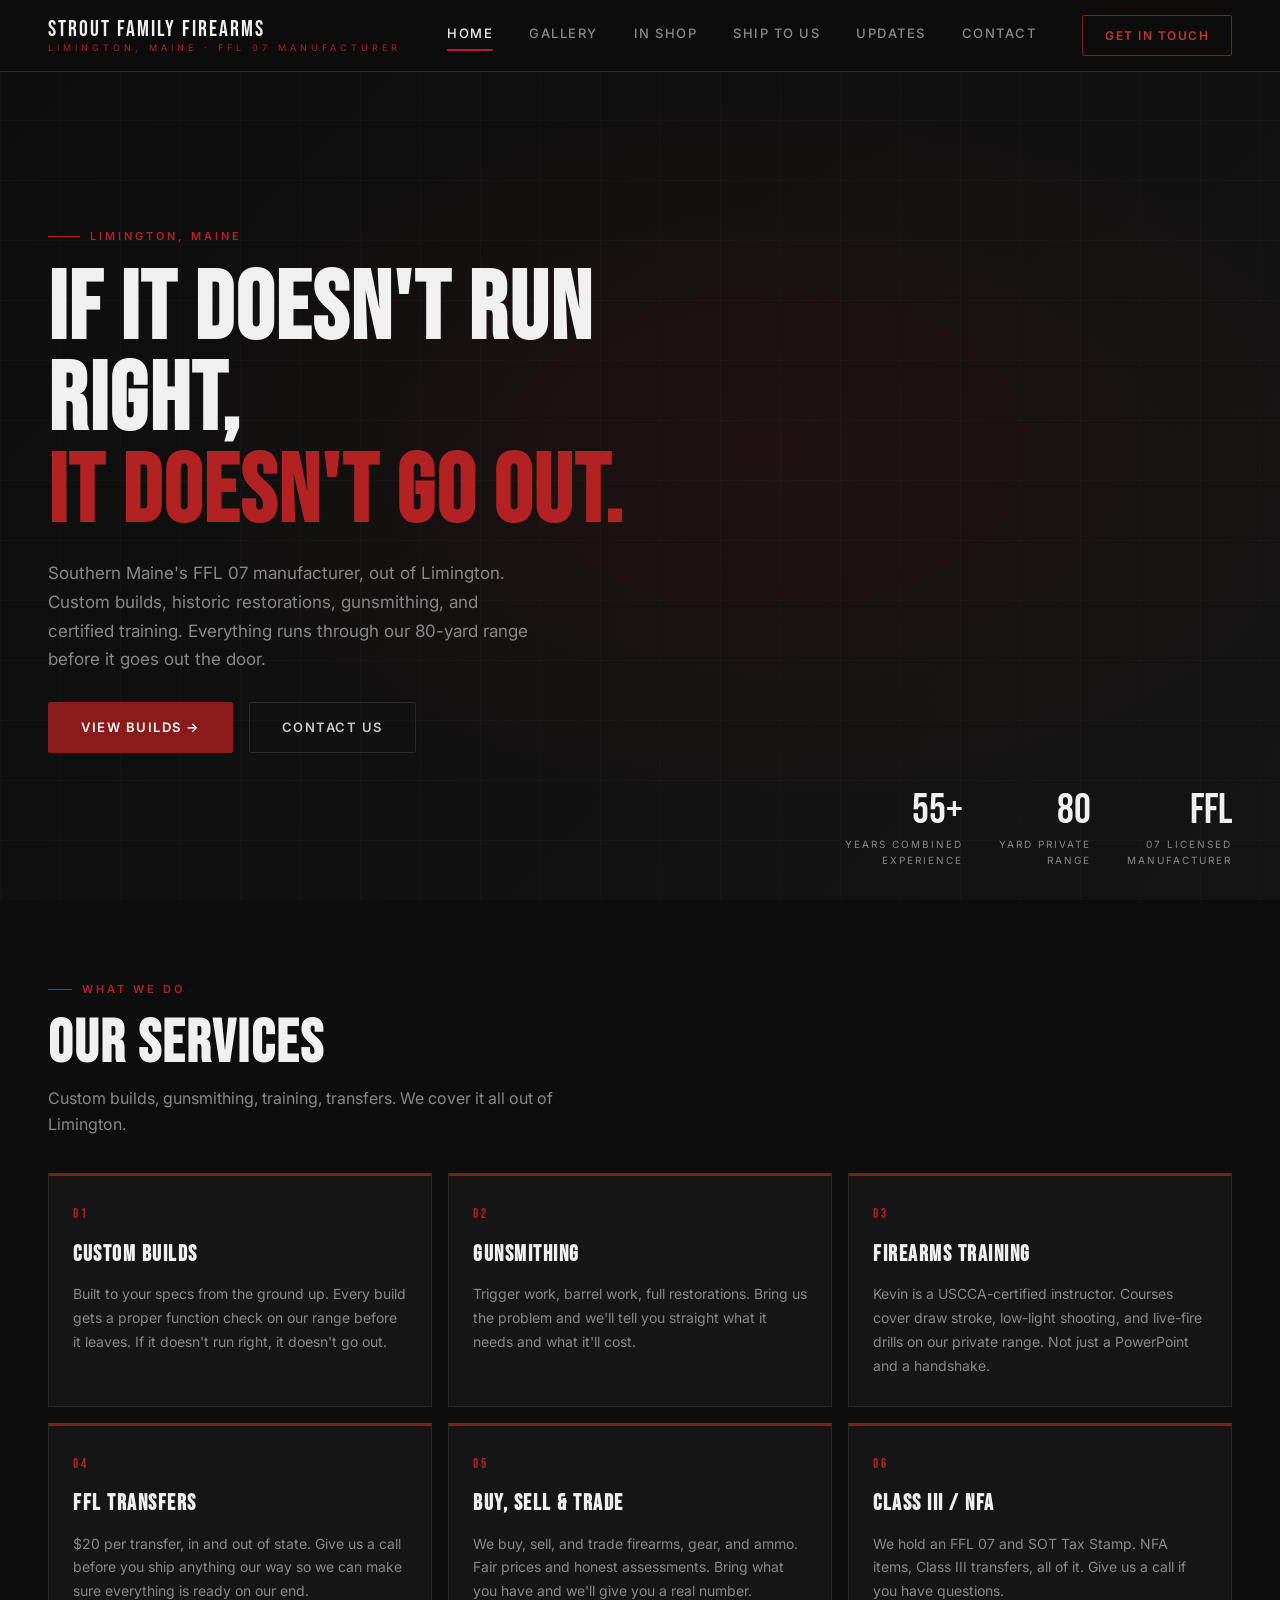
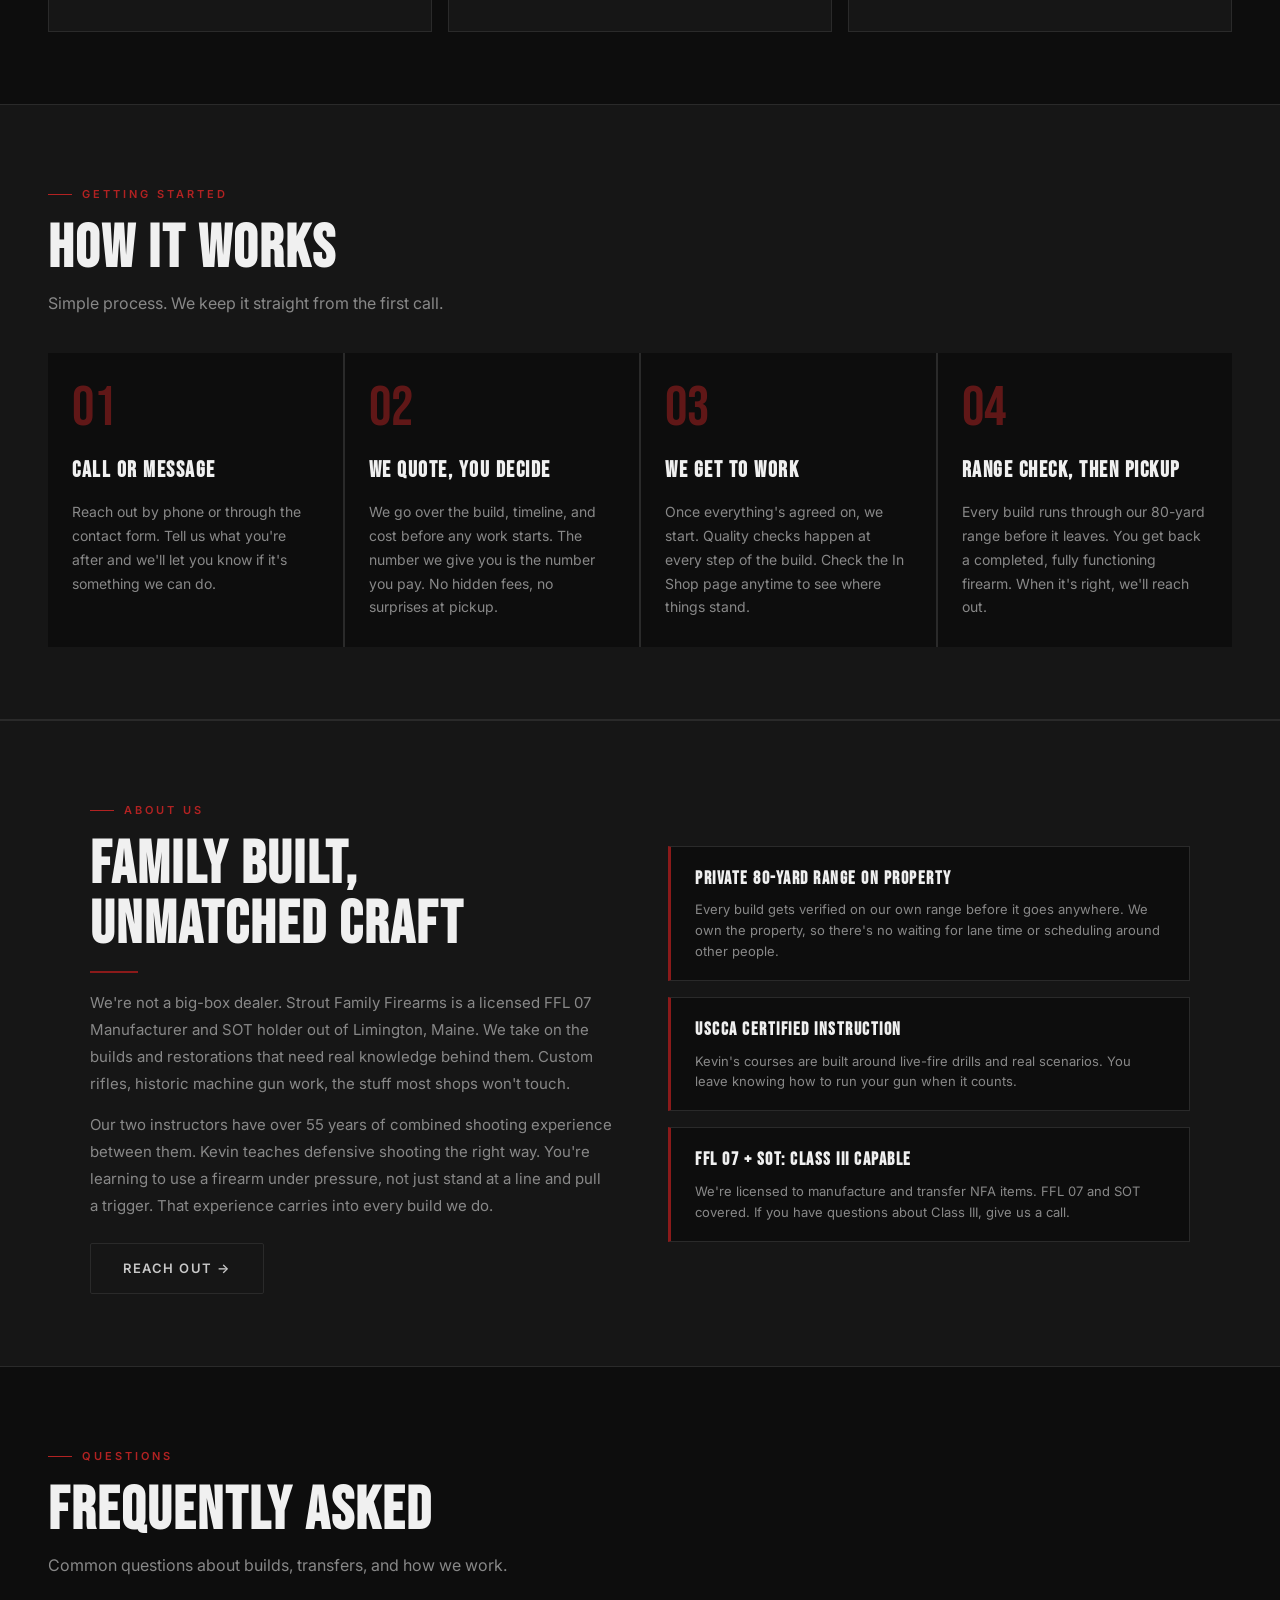
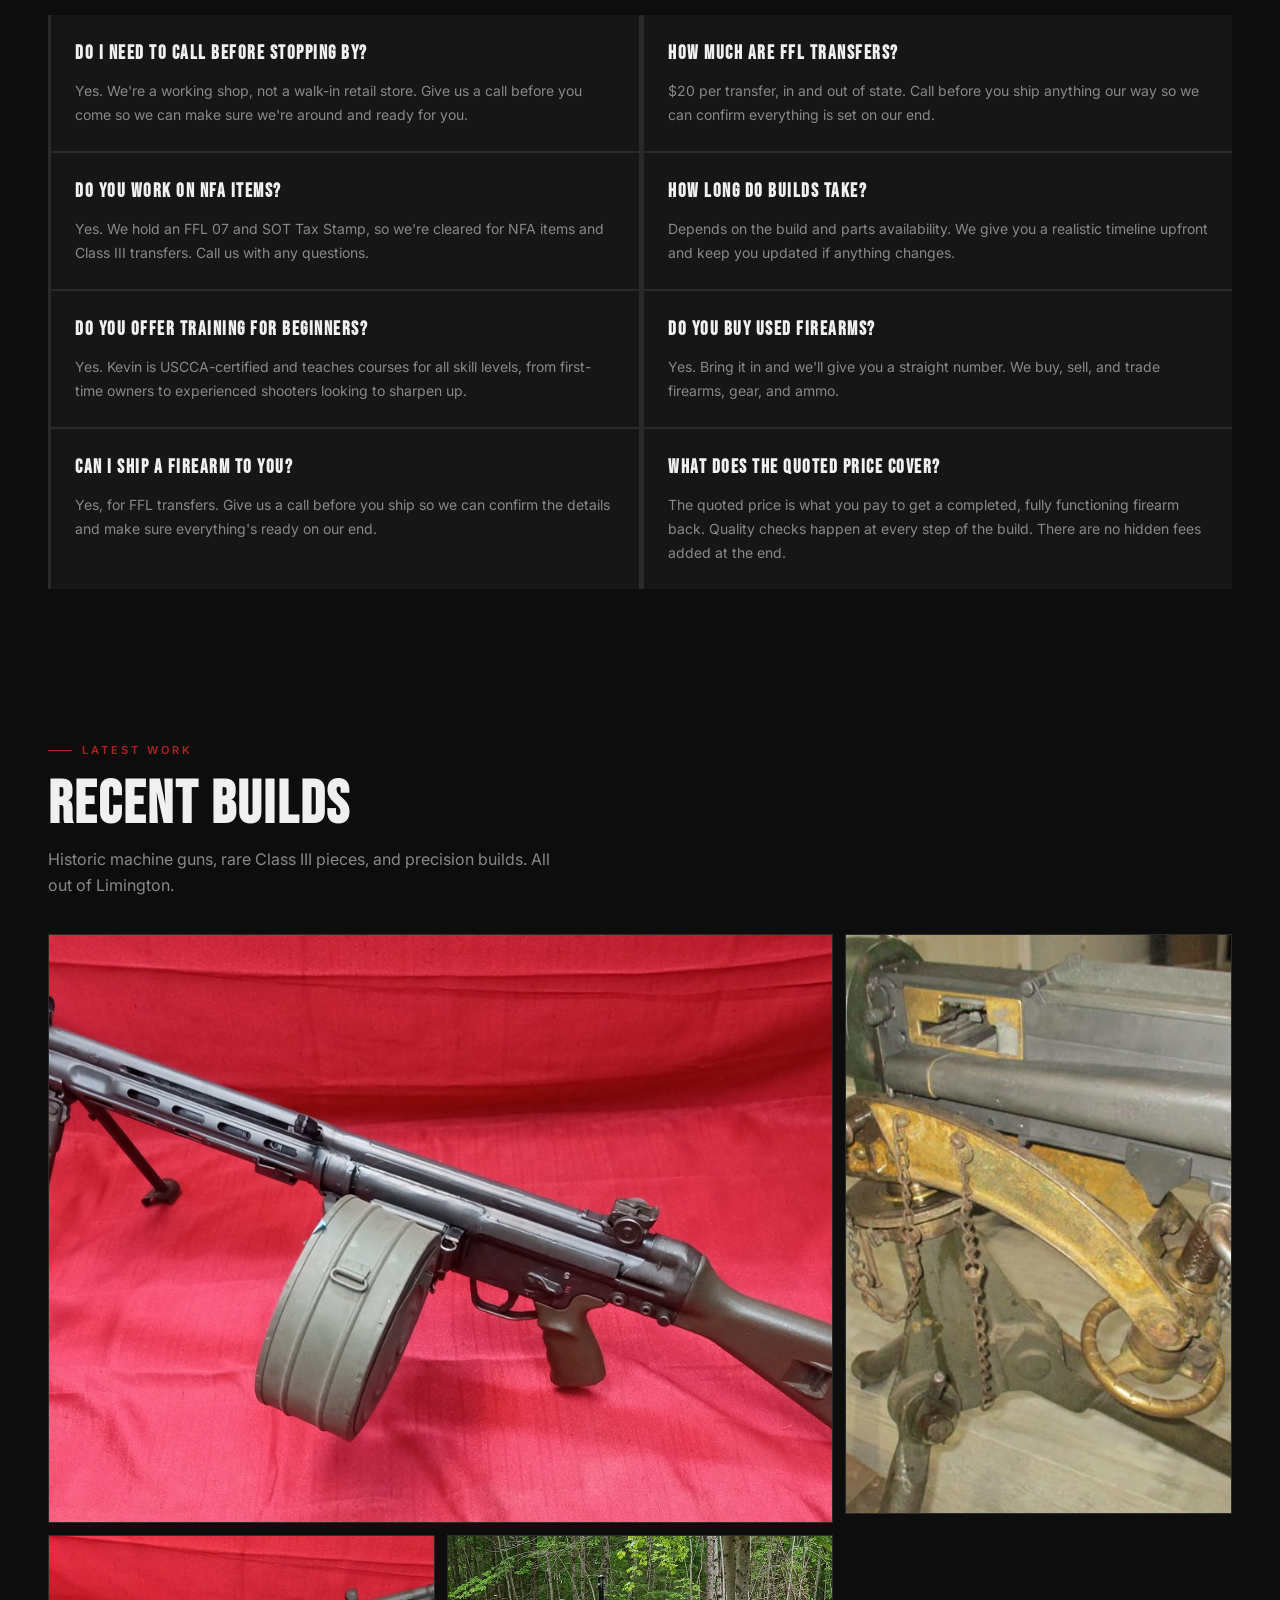
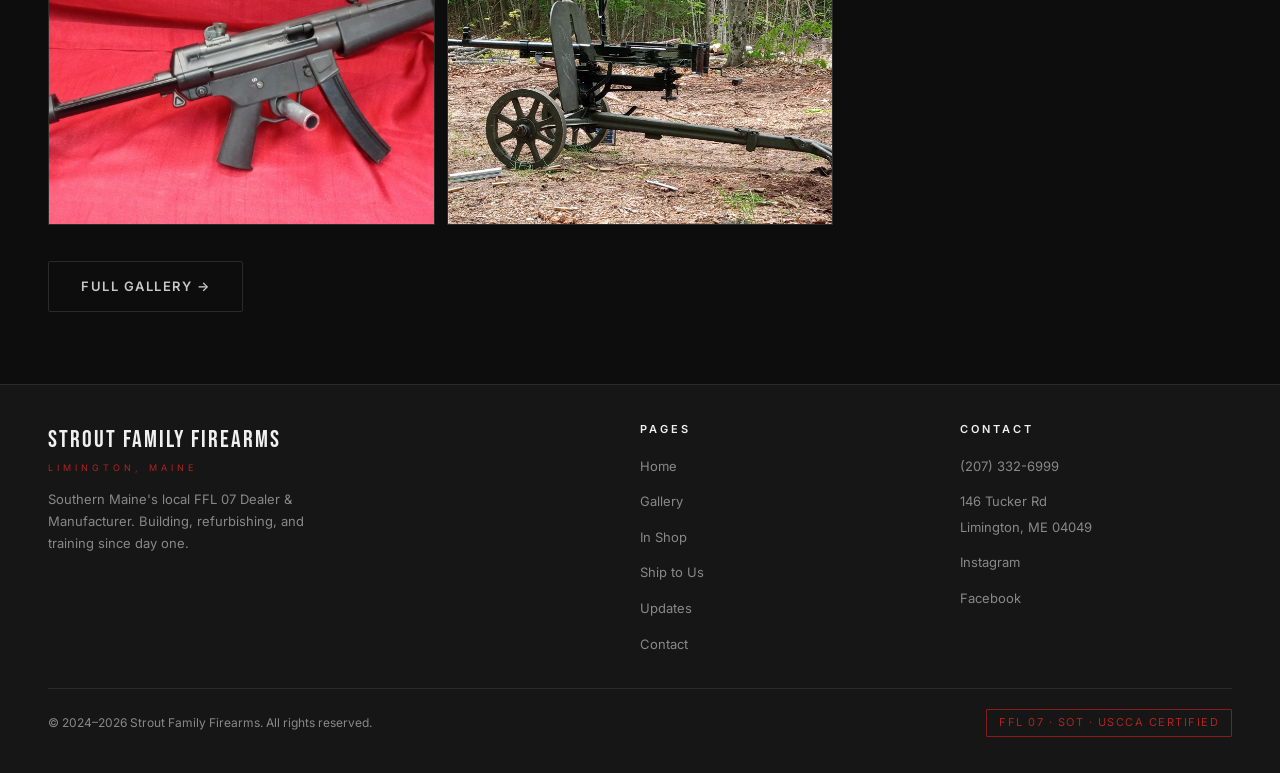
<file: index.html>
<!DOCTYPE html>
<html lang="en">
<head>
  <meta charset="UTF-8" />
  <meta name="viewport" content="width=device-width, initial-scale=1.0" />
  <link rel="icon" type="image/svg+xml" href="favicon.svg" />
  <title>Strout Family Firearms | FFL 07 Gunsmith &amp; Manufacturer | Limington, ME</title>
  <meta name="description" content="Southern Maine's FFL 07 licensed manufacturer in Limington, ME. Custom builds, Class III NFA transfers, gunsmithing, and USCCA-certified firearms training. Call (207) 332-6999." />
  <meta name="keywords" content="gunsmith Limington ME, FFL dealer Maine, custom gun builds Maine, NFA transfers Maine, Class III Maine, USCCA instructor Maine, southern Maine gunsmith, machine gun restoration Maine" />
  <meta name="robots" content="index, follow" />
  <meta property="og:title" content="Strout Family Firearms | FFL 07 Gunsmith | Limington, ME" />
  <meta property="og:description" content="Southern Maine's FFL 07 manufacturer. Custom builds, NFA transfers, gunsmithing, and USCCA-certified training out of Limington, ME." />
  <meta property="og:type" content="website" />
  <link rel="stylesheet" href="css/style.css" />
  <style>
    .process-grid {
      display: grid;
      grid-template-columns: repeat(4, 1fr);
      gap: 2px;
      background: var(--border);
      margin-top: 32px;
    }
    .process-step {
      background: var(--bg);
      padding: 28px 24px;
    }
    .process-num {
      font-family: 'Bebas Neue', sans-serif;
      font-size: 56px;
      line-height: 1;
      color: var(--red-light);
      opacity: 0.5;
      margin-bottom: 16px;
    }
    .process-step h3 {
      font-family: 'Bebas Neue', sans-serif;
      font-size: 22px;
      letter-spacing: 1.5px;
      color: var(--text);
      margin-bottom: 12px;
    }
    .process-step p { font-size: 14px; color: var(--muted); line-height: 1.7; }
    .faq-grid {
      display: grid;
      grid-template-columns: repeat(2, 1fr);
      gap: 2px;
      background: var(--border);
      margin-top: 32px;
    }
    .faq-item {
      padding: 24px;
      background: var(--surface);
      border-left: 3px solid var(--border);
      transition: border-color 0.2s;
    }
    .faq-item:hover { border-left-color: var(--red-light); }
    .faq-item h4 {
      font-family: 'Bebas Neue', sans-serif;
      font-size: 19px;
      letter-spacing: 1.5px;
      color: var(--text);
      margin-bottom: 10px;
    }
    .faq-item p { font-size: 14px; color: var(--muted); line-height: 1.7; }
    @media (max-width: 900px) {
      .process-grid { grid-template-columns: repeat(2, 1fr); }
      .faq-grid { grid-template-columns: 1fr; }
    }
    @media (max-width: 480px) {
      .process-grid { grid-template-columns: 1fr; margin-top: 28px; }
      .faq-grid { margin-top: 28px; }
      .process-step { padding: 28px 24px; }
      .faq-item { padding: 24px; }
    }
  </style>
  <script type="application/ld+json">
  {
    "@context": "https://schema.org",
    "@type": "LocalBusiness",
    "name": "Strout Family Firearms",
    "description": "FFL 07 licensed manufacturer and gunsmith in Limington, Maine. Custom builds, NFA transfers, gunsmithing, and USCCA-certified firearms training.",
    "telephone": "+12073326999",
    "address": {
      "@type": "PostalAddress",
      "streetAddress": "146 Tucker Rd",
      "addressLocality": "Limington",
      "addressRegion": "ME",
      "postalCode": "04049",
      "addressCountry": "US"
    },
    "sameAs": [
      "https://www.instagram.com/strout_family_firearms/",
      "https://www.facebook.com/p/Strout-Family-Firearms-100057304245616/"
    ]
  }
  </script>
</head>
<body>

  <!-- NAV -->
  <nav class="nav">
    <a href="index.html" class="nav-logo">
      <span class="wordmark">Strout Family Firearms</span>
      <span class="sub">Limington, Maine<span class="sub-ffl"> · FFL 07 Manufacturer</span></span>
    </a>
    <ul class="nav-links">
      <li><a href="index.html" class="active">Home</a></li>
      <li><a href="gallery.html">Gallery</a></li>
      <li><a href="inshop.html">In Shop</a></li>
      <li><a href="intake.html">Ship to Us</a></li>
      <li><a href="updates.html">Updates</a></li>
      <li><a href="contact.html">Contact</a></li>
    </ul>
    <a href="contact.html" class="nav-cta">Get In Touch</a>
    <div class="hamburger" aria-label="Menu">
      <span></span><span></span><span></span>
    </div>
  </nav>

  <!-- HERO -->
  <section class="hero">
    <div class="hero-bg"></div>
    <div class="hero-grid"></div>
    <div class="hero-content">
      <div class="hero-eyebrow">Limington, Maine</div>
      <h1>If It Doesn't Run Right,<br><span>It Doesn't Go Out.</span></h1>
      <p class="hero-desc">
        Southern Maine's FFL 07 manufacturer, out of Limington. Custom builds, historic restorations, gunsmithing, and certified training. Everything runs through our 80-yard range before it goes out the door.
      </p>
      <div class="hero-actions">
        <a href="gallery.html" class="btn-primary">View Builds &#8594;</a>
        <a href="contact.html" class="btn-secondary">Contact Us</a>
      </div>
    </div>
    <div class="hero-stats">
      <div class="stat">
        <div class="stat-num">55+</div>
        <div class="stat-label">Years Combined<br>Experience</div>
      </div>
      <div class="stat">
        <div class="stat-num">80</div>
        <div class="stat-label">Yard Private<br>Range</div>
      </div>
      <div class="stat">
        <div class="stat-num">FFL</div>
        <div class="stat-label">07 Licensed<br>Manufacturer</div>
      </div>
    </div>
  </section>

  <!-- SERVICES -->
  <section>
    <div class="section-label">What We Do</div>
    <h2 class="section-title">Our Services</h2>
    <p class="section-sub">Custom builds, gunsmithing, training, transfers. We cover it all out of Limington.</p>
    <div class="services-grid">
      <div class="service-card fade-in">
        <div class="service-num">01</div>
        <h3>Custom Builds</h3>
        <p>Built to your specs from the ground up. Every build gets a proper function check on our range before it leaves. If it doesn't run right, it doesn't go out.</p>
      </div>
      <div class="service-card fade-in">
        <div class="service-num">02</div>
        <h3>Gunsmithing</h3>
        <p>Trigger work, barrel work, full restorations. Bring us the problem and we'll tell you straight what it needs and what it'll cost.</p>
      </div>
      <div class="service-card fade-in">
        <div class="service-num">03</div>
        <h3>Firearms Training</h3>
        <p>Kevin is a USCCA-certified instructor. Courses cover draw stroke, low-light shooting, and live-fire drills on our private range. Not just a PowerPoint and a handshake.</p>
      </div>
      <div class="service-card fade-in">
        <div class="service-num">04</div>
        <h3>FFL Transfers</h3>
        <p>$20 per transfer, in and out of state. Give us a call before you ship anything our way so we can make sure everything is ready on our end.</p>
      </div>
      <div class="service-card fade-in">
        <div class="service-num">05</div>
        <h3>Buy, Sell &amp; Trade</h3>
        <p>We buy, sell, and trade firearms, gear, and ammo. Fair prices and honest assessments. Bring what you have and we'll give you a real number.</p>
      </div>
      <div class="service-card fade-in">
        <div class="service-num">06</div>
        <h3>Class III / NFA</h3>
        <p>We hold an FFL 07 and SOT Tax Stamp. NFA items, Class III transfers, all of it. Give us a call if you have questions.</p>
      </div>
    </div>
  </section>

  <!-- HOW IT WORKS -->
  <section style="background: var(--surface); border-top: 1px solid var(--border); border-bottom: 1px solid var(--border);">
    <div class="section-label">Getting Started</div>
    <h2 class="section-title">How It Works</h2>
    <p class="section-sub">Simple process. We keep it straight from the first call.</p>
    <div class="process-grid">
      <div class="process-step fade-in">
        <div class="process-num">01</div>
        <h3>Call or Message</h3>
        <p>Reach out by phone or through the contact form. Tell us what you're after and we'll let you know if it's something we can do.</p>
      </div>
      <div class="process-step fade-in">
        <div class="process-num">02</div>
        <h3>We Quote, You Decide</h3>
        <p>We go over the build, timeline, and cost before any work starts. The number we give you is the number you pay. No hidden fees, no surprises at pickup.</p>
      </div>
      <div class="process-step fade-in">
        <div class="process-num">03</div>
        <h3>We Get to Work</h3>
        <p>Once everything's agreed on, we start. Quality checks happen at every step of the build. Check the In Shop page anytime to see where things stand.</p>
      </div>
      <div class="process-step fade-in">
        <div class="process-num">04</div>
        <h3>Range Check, Then Pickup</h3>
        <p>Every build runs through our 80-yard range before it leaves. You get back a completed, fully functioning firearm. When it's right, we'll reach out.</p>
      </div>
    </div>
  </section>

  <!-- ABOUT -->
  <section class="about-strip">
    <div class="about-inner">
      <div class="about-text fade-in">
        <div class="section-label">About Us</div>
        <h2 class="section-title">Family Built,<br>Unmatched Craft</h2>
        <div class="divider"></div>
        <p>
          We're not a big-box dealer. Strout Family Firearms is a licensed FFL 07 Manufacturer and SOT holder out of Limington, Maine. We take on the builds and restorations that need real knowledge behind them. Custom rifles, historic machine gun work, the stuff most shops won't touch.
        </p>
        <p>
          Our two instructors have over 55 years of combined shooting experience between them. Kevin teaches defensive shooting the right way. You're learning to use a firearm under pressure, not just stand at a line and pull a trigger. That experience carries into every build we do.
        </p>
        <a href="contact.html" class="btn-secondary">Reach Out &#8594;</a>
      </div>
      <div class="about-callouts fade-in">
        <div class="callout">
          <h4>Private 80-Yard Range On Property</h4>
          <p>Every build gets verified on our own range before it goes anywhere. We own the property, so there's no waiting for lane time or scheduling around other people.</p>
        </div>
        <div class="callout">
          <h4>USCCA Certified Instruction</h4>
          <p>Kevin's courses are built around live-fire drills and real scenarios. You leave knowing how to run your gun when it counts.</p>
        </div>
        <div class="callout">
          <h4>FFL 07 + SOT: Class III Capable</h4>
          <p>We're licensed to manufacture and transfer NFA items. FFL 07 and SOT covered. If you have questions about Class III, give us a call.</p>
        </div>
      </div>
    </div>
  </section>

  <!-- FAQ -->
  <section>
    <div class="section-label">Questions</div>
    <h2 class="section-title">Frequently Asked</h2>
    <p class="section-sub">Common questions about builds, transfers, and how we work.</p>
    <div class="faq-grid">
      <div class="faq-item fade-in">
        <h4>Do I Need to Call Before Stopping By?</h4>
        <p>Yes. We're a working shop, not a walk-in retail store. Give us a call before you come so we can make sure we're around and ready for you.</p>
      </div>
      <div class="faq-item fade-in">
        <h4>How Much Are FFL Transfers?</h4>
        <p>$20 per transfer, in and out of state. Call before you ship anything our way so we can confirm everything is set on our end.</p>
      </div>
      <div class="faq-item fade-in">
        <h4>Do You Work on NFA Items?</h4>
        <p>Yes. We hold an FFL 07 and SOT Tax Stamp, so we're cleared for NFA items and Class III transfers. Call us with any questions.</p>
      </div>
      <div class="faq-item fade-in">
        <h4>How Long Do Builds Take?</h4>
        <p>Depends on the build and parts availability. We give you a realistic timeline upfront and keep you updated if anything changes.</p>
      </div>
      <div class="faq-item fade-in">
        <h4>Do You Offer Training for Beginners?</h4>
        <p>Yes. Kevin is USCCA-certified and teaches courses for all skill levels, from first-time owners to experienced shooters looking to sharpen up.</p>
      </div>
      <div class="faq-item fade-in">
        <h4>Do You Buy Used Firearms?</h4>
        <p>Yes. Bring it in and we'll give you a straight number. We buy, sell, and trade firearms, gear, and ammo.</p>
      </div>
      <div class="faq-item fade-in">
        <h4>Can I Ship a Firearm to You?</h4>
        <p>Yes, for FFL transfers. Give us a call before you ship so we can confirm the details and make sure everything's ready on our end.</p>
      </div>
      <div class="faq-item fade-in">
        <h4>What Does the Quoted Price Cover?</h4>
        <p>The quoted price is what you pay to get a completed, fully functioning firearm back. Quality checks happen at every step of the build. There are no hidden fees added at the end.</p>
      </div>
    </div>
  </section>

  <!-- RECENT BUILDS PREVIEW -->
  <section>
    <div class="section-label">Latest Work</div>
    <h2 class="section-title">Recent Builds</h2>
    <p class="section-sub">Historic machine guns, rare Class III pieces, and precision builds. All out of Limington.</p>
    <div class="gallery-grid" style="margin-bottom: 36px;">
      <div class="gallery-item wide fade-in" data-title="HK21 - Left Side, Drum Mag" data-sub="7.62×51 NATO · Light Machine Gun" data-src="images/HK21/Benny-HK21-left-feed-drum.jpg">
        <div class="gallery-item-inner">
          <img src="images/HK21/Benny-HK21-left-feed-drum.jpg" alt="HK21 with drum magazine" loading="lazy" />
        </div>
        <div class="gallery-overlay">
          <div class="gallery-overlay-text">
            <span>LMG · 7.62×51 NATO</span>
            <h4>Heckler &amp; Koch HK21</h4>
          </div>
        </div>
      </div>
      <div class="gallery-item tall fade-in" data-title="Vickers - Traversing Gear" data-sub=".303 British · Water-Cooled HMG" data-src="images/Vickers/448768198_966090905311042_1663343854101752196_n.jpg">
        <div class="gallery-item-inner">
          <img src="images/Vickers/448768198_966090905311042_1663343854101752196_n.jpg" alt="Vickers machine gun traversing mechanism" loading="lazy" style="height:100%;object-fit:cover;" />
        </div>
        <div class="gallery-overlay">
          <div class="gallery-overlay-text">
            <span>HMG · .303 British</span>
            <h4>Vickers Machine Gun</h4>
          </div>
        </div>
      </div>
      <div class="gallery-item fade-in" data-title="MP5 - Stock Extended" data-sub="9mm · Submachine Gun" data-src="images/MP5/1000001364.jpg">
        <div class="gallery-item-inner">
          <img src="images/MP5/1000001364.jpg" alt="MP5 with stock extended" loading="lazy" />
        </div>
        <div class="gallery-overlay">
          <div class="gallery-overlay-text">
            <span>SMG · 9mm</span>
            <h4>Heckler &amp; Koch MP5</h4>
          </div>
        </div>
      </div>
      <div class="gallery-item fade-in" data-title="SG-43 - On Sokolov Cart" data-sub="7.62×54mmR · Soviet Medium Machine Gun" data-src="images/SG-43/SG-43-on-cart.jpg">
        <div class="gallery-item-inner">
          <img src="images/SG-43/SG-43-on-cart.jpg" alt="Soviet SG-43 on wheeled Sokolov mount" loading="lazy" />
        </div>
        <div class="gallery-overlay">
          <div class="gallery-overlay-text">
            <span>MMG · 7.62×54mmR</span>
            <h4>Soviet SG-43 Goryunov</h4>
          </div>
        </div>
      </div>
    </div>
    <a href="gallery.html" class="btn-secondary">Full Gallery &#8594;</a>
  </section>

  <!-- FOOTER -->
  <footer>
    <div class="footer-inner">
      <div class="footer-brand">
        <div class="wordmark">Strout Family Firearms</div>
        <div class="sub">Limington, Maine</div>
        <p>Southern Maine's local FFL 07 Dealer &amp; Manufacturer. Building, refurbishing, and training since day one.</p>
      </div>
      <div class="footer-col">
        <h5>Pages</h5>
        <ul>
          <li><a href="index.html">Home</a></li>
          <li><a href="gallery.html">Gallery</a></li>
          <li><a href="inshop.html">In Shop</a></li>
          <li><a href="intake.html">Ship to Us</a></li>
          <li><a href="updates.html">Updates</a></li>
          <li><a href="contact.html">Contact</a></li>
        </ul>
      </div>
      <div class="footer-col">
        <h5>Contact</h5>
        <ul>
          <li><a href="tel:2073326999">(207) 332-6999</a></li>
          <li><a href="https://maps.google.com/?q=146+Tucker+Rd+Limington+ME+04049" target="_blank">146 Tucker Rd<br>Limington, ME 04049</a></li>
          <li><a href="https://www.instagram.com/strout_family_firearms/" target="_blank">Instagram</a></li>
          <li><a href="https://www.facebook.com/p/Strout-Family-Firearms-100057304245616/" target="_blank">Facebook</a></li>
        </ul>
      </div>
    </div>
    <div class="footer-bottom">
      <p>&copy; 2024–2026 Strout Family Firearms. All rights reserved.</p>
      <span class="ffl-badge">FFL 07 · SOT · USCCA Certified</span>
    </div>
  </footer>

  <script src="js/main.js"></script>
</body>
</html>
</file>
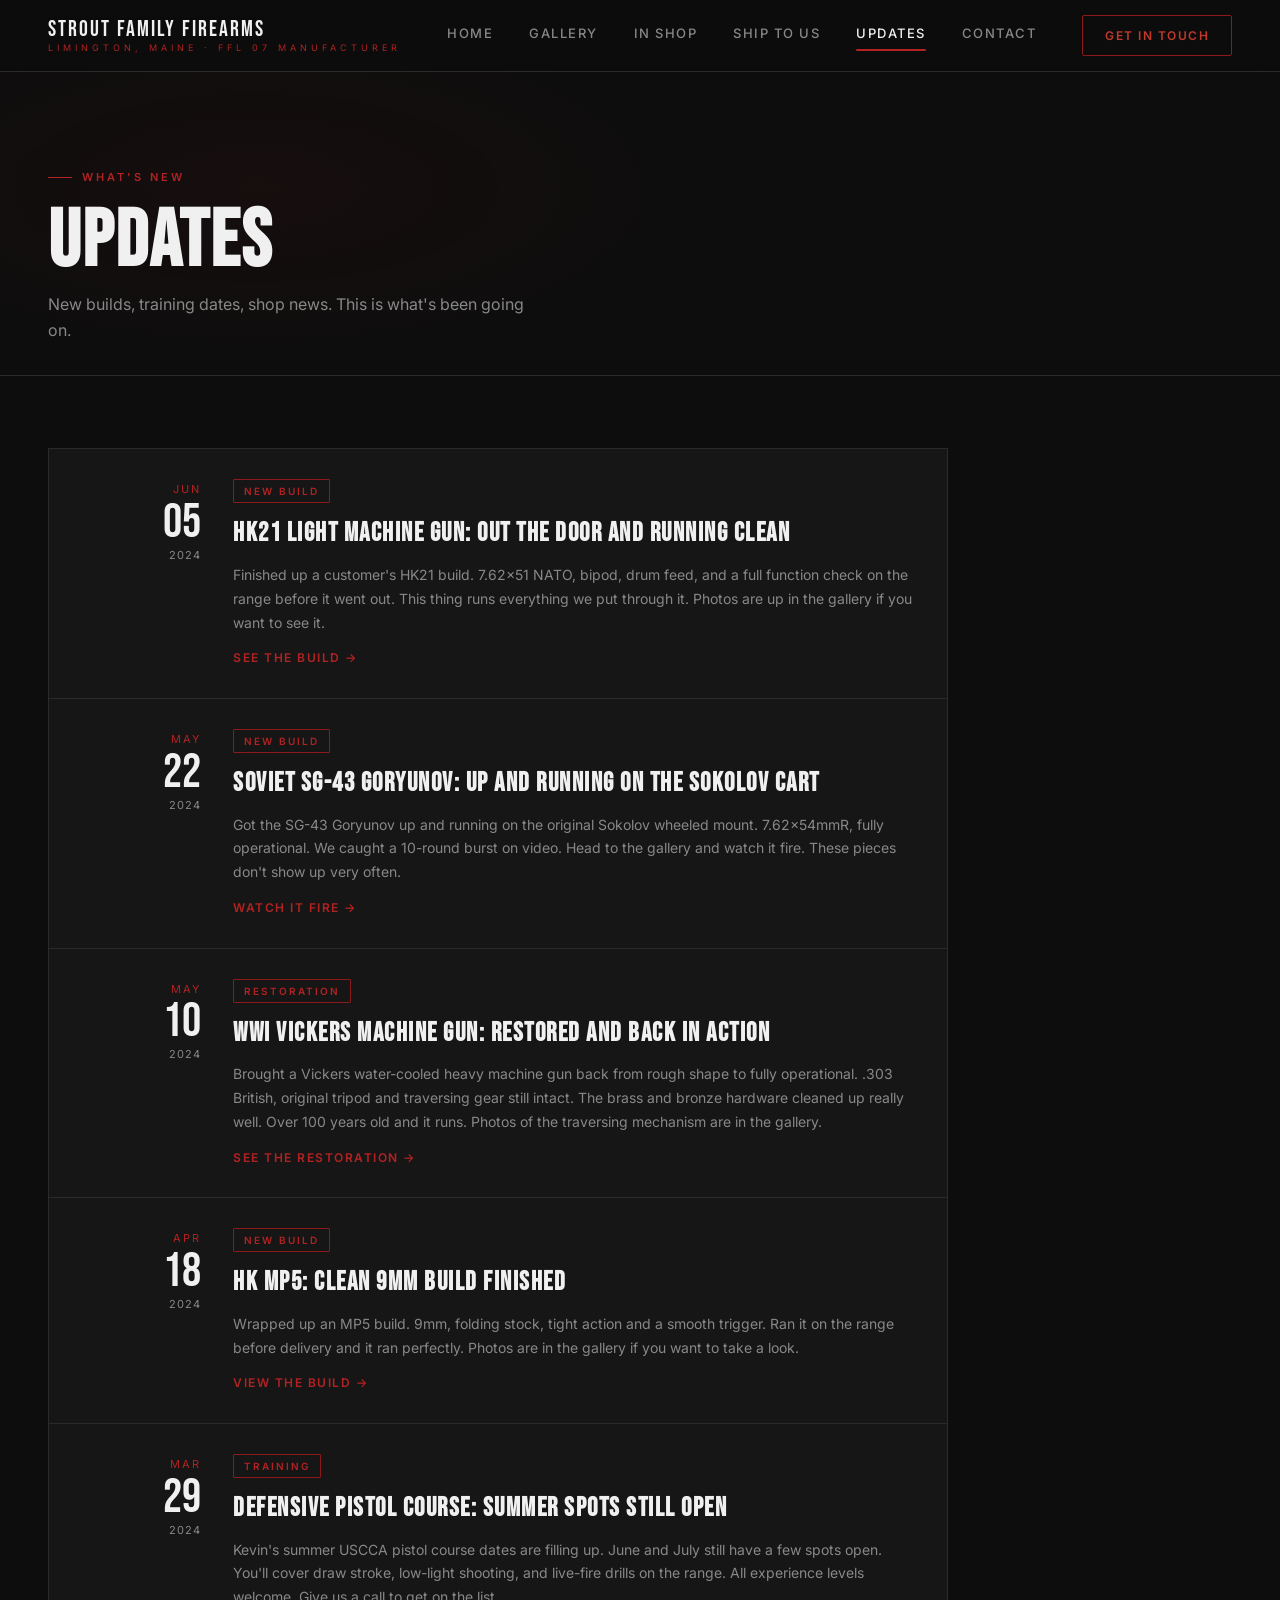
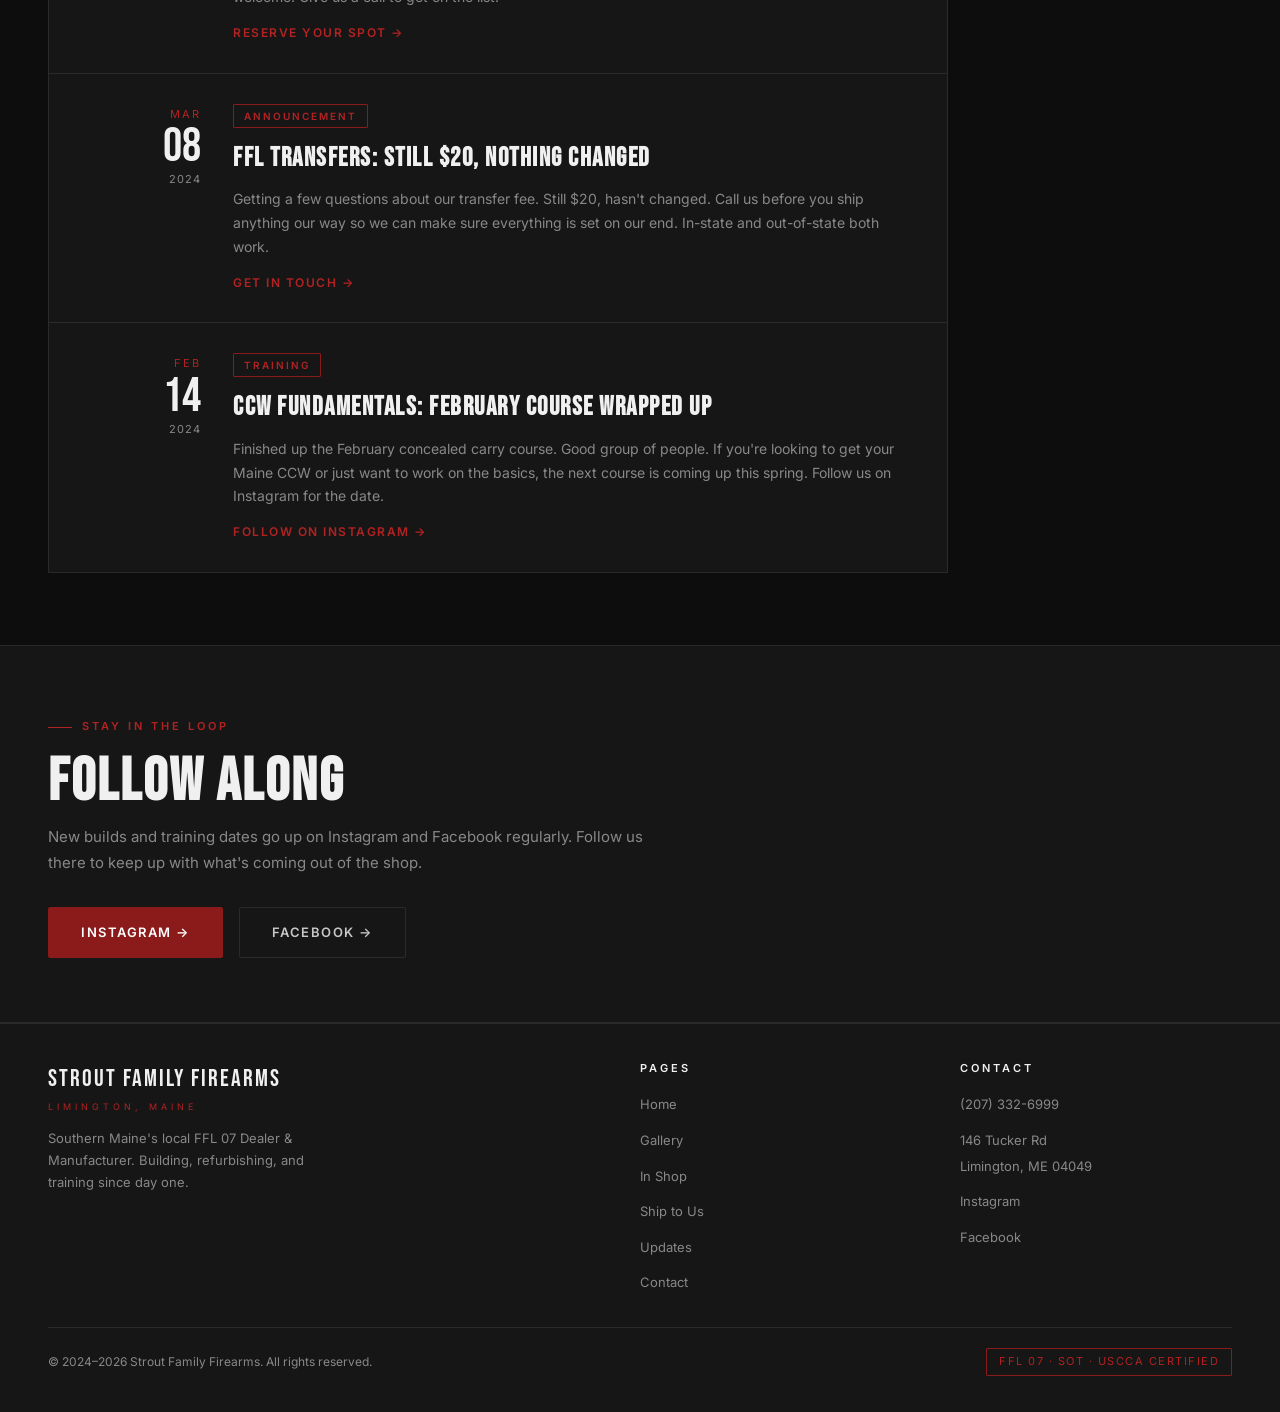
<file: updates.html>
<!DOCTYPE html>
<html lang="en">
<head>
  <meta charset="UTF-8" />
  <meta name="viewport" content="width=device-width, initial-scale=1.0" />
  <link rel="icon" type="image/svg+xml" href="favicon.svg" />
  <title>Updates | Strout Family Firearms | Limington, ME</title>
  <meta name="description" content="Latest builds, training dates, and shop news from Strout Family Firearms in Limington, Maine. New custom builds, NFA work, and USCCA training courses." />
  <meta name="keywords" content="gunsmith updates Maine, firearms training Maine, USCCA courses Maine, custom builds Maine, NFA builds Maine, Limington gunsmith news" />
  <meta name="robots" content="index, follow" />
  <meta property="og:title" content="Updates | Strout Family Firearms | Limington, ME" />
  <meta property="og:description" content="Latest builds, training dates, and shop news from Strout Family Firearms in Limington, Maine." />
  <meta property="og:type" content="website" />
  <link rel="stylesheet" href="css/style.css" />
  <script type="application/ld+json">
  {
    "@context": "https://schema.org",
    "@type": "LocalBusiness",
    "name": "Strout Family Firearms",
    "description": "FFL 07 licensed manufacturer and gunsmith in Limington, Maine. Custom builds, NFA transfers, gunsmithing, and USCCA-certified firearms training.",
    "telephone": "+12073326999",
    "address": {
      "@type": "PostalAddress",
      "streetAddress": "146 Tucker Rd",
      "addressLocality": "Limington",
      "addressRegion": "ME",
      "postalCode": "04049",
      "addressCountry": "US"
    },
    "sameAs": [
      "https://www.instagram.com/strout_family_firearms/",
      "https://www.facebook.com/p/Strout-Family-Firearms-100057304245616/"
    ]
  }
  </script>
</head>
<body>

  <!-- NAV -->
  <nav class="nav">
    <a href="index.html" class="nav-logo">
      <span class="wordmark">Strout Family Firearms</span>
      <span class="sub">Limington, Maine<span class="sub-ffl"> · FFL 07 Manufacturer</span></span>
    </a>
    <ul class="nav-links">
      <li><a href="index.html">Home</a></li>
      <li><a href="gallery.html">Gallery</a></li>
      <li><a href="inshop.html">In Shop</a></li>
      <li><a href="intake.html">Ship to Us</a></li>
      <li><a href="updates.html" class="active">Updates</a></li>
      <li><a href="contact.html">Contact</a></li>
    </ul>
    <a href="contact.html" class="nav-cta">Get In Touch</a>
    <div class="hamburger" aria-label="Menu">
      <span></span><span></span><span></span>
    </div>
  </nav>

  <!-- PAGE HEADER -->
  <div class="page-header">
    <div class="section-label">What's New</div>
    <h1>Updates</h1>
    <p>New builds, training dates, shop news. This is what's been going on.</p>
  </div>

  <!-- UPDATES -->
  <section>
    <div class="updates-list">

      <div class="update-card fade-in">
        <div class="update-date">
          <div class="month">Jun</div>
          <div class="day">05</div>
          <div class="year">2024</div>
        </div>
        <div class="update-body">
          <span class="tag">New Build</span>
          <h3>HK21 Light Machine Gun: Out the Door and Running Clean</h3>
          <p>
            Finished up a customer's HK21 build. 7.62×51 NATO, bipod, drum feed, and a full function check on the range before it went out. This thing runs everything we put through it. Photos are up in the gallery if you want to see it.
          </p>
          <a href="gallery.html" class="read-more">See the Build &#8594;</a>
        </div>
      </div>

      <div class="update-card fade-in">
        <div class="update-date">
          <div class="month">May</div>
          <div class="day">22</div>
          <div class="year">2024</div>
        </div>
        <div class="update-body">
          <span class="tag">New Build</span>
          <h3>Soviet SG-43 Goryunov: Up and Running on the Sokolov Cart</h3>
          <p>
            Got the SG-43 Goryunov up and running on the original Sokolov wheeled mount. 7.62×54mmR, fully operational. We caught a 10-round burst on video. Head to the gallery and watch it fire. These pieces don't show up very often.
          </p>
          <a href="gallery.html" class="read-more">Watch It Fire &#8594;</a>
        </div>
      </div>

      <div class="update-card fade-in">
        <div class="update-date">
          <div class="month">May</div>
          <div class="day">10</div>
          <div class="year">2024</div>
        </div>
        <div class="update-body">
          <span class="tag">Restoration</span>
          <h3>WWI Vickers Machine Gun: Restored and Back in Action</h3>
          <p>
            Brought a Vickers water-cooled heavy machine gun back from rough shape to fully operational. .303 British, original tripod and traversing gear still intact. The brass and bronze hardware cleaned up really well. Over 100 years old and it runs. Photos of the traversing mechanism are in the gallery.
          </p>
          <a href="gallery.html" class="read-more">See the Restoration &#8594;</a>
        </div>
      </div>

      <div class="update-card fade-in">
        <div class="update-date">
          <div class="month">Apr</div>
          <div class="day">18</div>
          <div class="year">2024</div>
        </div>
        <div class="update-body">
          <span class="tag">New Build</span>
          <h3>HK MP5: Clean 9mm Build Finished</h3>
          <p>
            Wrapped up an MP5 build. 9mm, folding stock, tight action and a smooth trigger. Ran it on the range before delivery and it ran perfectly. Photos are in the gallery if you want to take a look.
          </p>
          <a href="gallery.html" class="read-more">View the Build &#8594;</a>
        </div>
      </div>

      <div class="update-card fade-in">
        <div class="update-date">
          <div class="month">Mar</div>
          <div class="day">29</div>
          <div class="year">2024</div>
        </div>
        <div class="update-body">
          <span class="tag">Training</span>
          <h3>Defensive Pistol Course: Summer Spots Still Open</h3>
          <p>
            Kevin's summer USCCA pistol course dates are filling up. June and July still have a few spots open. You'll cover draw stroke, low-light shooting, and live-fire drills on the range. All experience levels welcome. Give us a call to get on the list.
          </p>
          <a href="contact.html" class="read-more">Reserve Your Spot &#8594;</a>
        </div>
      </div>

      <div class="update-card fade-in">
        <div class="update-date">
          <div class="month">Mar</div>
          <div class="day">08</div>
          <div class="year">2024</div>
        </div>
        <div class="update-body">
          <span class="tag">Announcement</span>
          <h3>FFL Transfers: Still $20, Nothing Changed</h3>
          <p>
            Getting a few questions about our transfer fee. Still $20, hasn't changed. Call us before you ship anything our way so we can make sure everything is set on our end. In-state and out-of-state both work.
          </p>
          <a href="contact.html" class="read-more">Get In Touch &#8594;</a>
        </div>
      </div>

      <div class="update-card fade-in">
        <div class="update-date">
          <div class="month">Feb</div>
          <div class="day">14</div>
          <div class="year">2024</div>
        </div>
        <div class="update-body">
          <span class="tag">Training</span>
          <h3>CCW Fundamentals: February Course Wrapped Up</h3>
          <p>
            Finished up the February concealed carry course. Good group of people. If you're looking to get your Maine CCW or just want to work on the basics, the next course is coming up this spring. Follow us on Instagram for the date.
          </p>
          <a href="https://www.instagram.com/strout_family_firearms/" class="read-more" target="_blank">Follow on Instagram &#8594;</a>
        </div>
      </div>

    </div>
  </section>

  <!-- CTA STRIP -->
  <section style="background: var(--surface); border-top: 1px solid var(--border); border-bottom: 1px solid var(--border); padding: 64px 48px;">
    <div style="max-width: 600px;">
      <div class="section-label">Stay in the Loop</div>
      <h2 class="section-title">Follow Along</h2>
      <p style="color: var(--muted); font-size: 15px; margin-bottom: 32px; line-height: 1.7;">
        New builds and training dates go up on Instagram and Facebook regularly. Follow us there to keep up with what's coming out of the shop.
      </p>
      <div style="display: flex; gap: 16px; flex-wrap: wrap;">
        <a href="https://www.instagram.com/strout_family_firearms/" target="_blank" class="btn-primary">Instagram &#8594;</a>
        <a href="https://www.facebook.com/p/Strout-Family-Firearms-100057304245616/" target="_blank" class="btn-secondary">Facebook &#8594;</a>
      </div>
    </div>
  </section>

  <!-- FOOTER -->
  <footer>
    <div class="footer-inner">
      <div class="footer-brand">
        <div class="wordmark">Strout Family Firearms</div>
        <div class="sub">Limington, Maine</div>
        <p>Southern Maine's local FFL 07 Dealer &amp; Manufacturer. Building, refurbishing, and training since day one.</p>
      </div>
      <div class="footer-col">
        <h5>Pages</h5>
        <ul>
          <li><a href="index.html">Home</a></li>
          <li><a href="gallery.html">Gallery</a></li>
          <li><a href="inshop.html">In Shop</a></li>
          <li><a href="intake.html">Ship to Us</a></li>
          <li><a href="updates.html">Updates</a></li>
          <li><a href="contact.html">Contact</a></li>
        </ul>
      </div>
      <div class="footer-col">
        <h5>Contact</h5>
        <ul>
          <li><a href="tel:2073326999">(207) 332-6999</a></li>
          <li><a href="https://maps.google.com/?q=146+Tucker+Rd+Limington+ME+04049" target="_blank">146 Tucker Rd<br>Limington, ME 04049</a></li>
          <li><a href="https://www.instagram.com/strout_family_firearms/" target="_blank">Instagram</a></li>
          <li><a href="https://www.facebook.com/p/Strout-Family-Firearms-100057304245616/" target="_blank">Facebook</a></li>
        </ul>
      </div>
    </div>
    <div class="footer-bottom">
      <p>&copy; 2024–2026 Strout Family Firearms. All rights reserved.</p>
      <span class="ffl-badge">FFL 07 · SOT · USCCA Certified</span>
    </div>
  </footer>

  <script src="js/main.js"></script>
</body>
</html>
</file>
<file: css/style.css>
@import url('https://fonts.googleapis.com/css2?family=Bebas+Neue&family=Inter:wght@300;400;500;600;700&display=swap');

:root {
  --bg:        #0d0d0d;
  --surface:   #161616;
  --surface2:  #1f1f1f;
  --border:    #2a2a2a;
  --red:       #8B1A1A;
  --red-light: #B22222;
  --red-glow:  #c0392b;
  --text:      #f0f0f0;
  --muted:     #888888;
  --silver:    #c8c8c8;
  --nav-h:     72px;

  /* Build-status stage colors (shared: inshop.html, track.html, admin-dashboard.html).
     Adaptive 9/11-stage pipeline - see js/main.js BUILD_STAGES_STD/BUILD_STAGES_NFA.
     --s-in-progress removed: the old single "in progress" bucket was split into
     Weld/Machining/Blasting/Refinishing for actual granular progress. */
  --s-intake:        #555555;
  --s-queued:        #2f4f7a;
  --s-parts-ordered: #8a6a00;
  --s-weld:          #a8461c;
  --s-machining:     #1f6e73;
  --s-blasting:      #8a7020;
  --s-refinishing:   #6b5040;
  --s-testing:       #5a2d82;
  --s-atf-filed:     #7a3d00;
  --s-atf-approved:  #1a6b3a;
  --s-ready:         #1a5c1a;
  --success:         #4caf50;
  --warning:         #e07b39;
}

*, *::before, *::after { box-sizing: border-box; margin: 0; padding: 0; }

html { scroll-behavior: smooth; }

body {
  background: var(--bg);
  color: var(--text);
  font-family: 'Inter', sans-serif;
  font-size: 16px;
  line-height: 1.6;
  -webkit-text-size-adjust: 100%;
}

a { color: inherit; text-decoration: none; }
img { display: block; max-width: 100%; }

button, a { -webkit-tap-highlight-color: transparent; touch-action: manipulation; }

/* ── NAVBAR ── */
.nav {
  position: fixed;
  top: 0; left: 0; right: 0;
  z-index: 100;
  height: var(--nav-h);
  display: flex;
  align-items: center;
  justify-content: space-between;
  padding: 0 48px;
  background: rgba(13,13,13,0.92);
  backdrop-filter: blur(12px);
  border-bottom: 1px solid var(--border);
}

.nav-logo {
  display: flex;
  flex-direction: column;
  line-height: 1;
}

.nav-logo .wordmark {
  font-family: 'Bebas Neue', sans-serif;
  font-size: 22px;
  letter-spacing: 2px;
  color: var(--text);
}

.nav-logo .sub {
  font-size: 9px;
  letter-spacing: 4px;
  text-transform: uppercase;
  color: var(--red-light);
  margin-top: 2px;
}

.nav-links {
  display: flex;
  gap: 36px;
  list-style: none;
}

.nav-links a {
  font-size: 13px;
  font-weight: 500;
  letter-spacing: 1.5px;
  text-transform: uppercase;
  color: var(--muted);
  transition: color 0.2s;
}

.nav-links a:hover,
.nav-links a.active { color: var(--text); }

.nav-links a.active::after {
  content: '';
  display: block;
  height: 2px;
  background: var(--red-light);
  margin-top: 3px;
  border-radius: 1px;
}

.nav-cta {
  font-size: 12px;
  font-weight: 600;
  letter-spacing: 1.5px;
  text-transform: uppercase;
  padding: 10px 22px;
  border: 1px solid var(--red);
  color: var(--red-glow);
  border-radius: 2px;
  transition: all 0.2s;
}

.nav-cta:hover {
  background: var(--red);
  color: #fff;
}

.hamburger {
  display: none;
  flex-direction: column;
  gap: 5px;
  cursor: pointer;
  padding: 12px 8px;
  margin-right: -8px;
}
.hamburger span {
  width: 24px; height: 2px;
  background: var(--text);
  border-radius: 1px;
  transition: all 0.25s;
}

/* ── HERO ── */
.hero {
  position: relative;
  min-height: 100vh;
  min-height: 100svh;
  display: flex;
  align-items: center;
  padding: 0 48px;
  padding-top: var(--nav-h);
  overflow: hidden;
}

.hero-bg {
  position: absolute;
  inset: 0;
  background:
    radial-gradient(ellipse 70% 60% at 60% 50%, rgba(139,26,26,0.12) 0%, transparent 70%),
    linear-gradient(135deg, #0d0d0d 0%, #141414 100%);
}

.hero-grid {
  position: absolute;
  inset: 0;
  background-image:
    linear-gradient(rgba(255,255,255,0.02) 1px, transparent 1px),
    linear-gradient(90deg, rgba(255,255,255,0.02) 1px, transparent 1px);
  background-size: 60px 60px;
}

.hero-content {
  position: relative;
  z-index: 1;
  max-width: 680px;
}

.hero-eyebrow {
  display: inline-flex;
  align-items: center;
  gap: 10px;
  font-size: 11px;
  font-weight: 600;
  letter-spacing: 3px;
  text-transform: uppercase;
  color: var(--red-light);
  margin-bottom: 20px;
}

.hero-eyebrow::before {
  content: '';
  width: 32px; height: 1px;
  background: var(--red-light);
}

.hero h1 {
  font-family: 'Bebas Neue', sans-serif;
  font-size: clamp(56px, 8vw, 96px);
  line-height: 0.95;
  letter-spacing: 2px;
  color: var(--text);
  margin-bottom: 20px;
}

.hero h1 span { color: var(--red-light); }

.hero-desc {
  font-size: 17px;
  color: var(--muted);
  max-width: 480px;
  line-height: 1.7;
  margin-bottom: 28px;
}

.hero-actions {
  display: flex;
  gap: 16px;
  flex-wrap: wrap;
}

.btn-primary {
  display: inline-flex;
  align-items: center;
  gap: 8px;
  font-size: 13px;
  font-weight: 600;
  letter-spacing: 1.5px;
  text-transform: uppercase;
  padding: 14px 32px;
  background: var(--red);
  color: #fff;
  border: 1px solid var(--red);
  border-radius: 2px;
  transition: all 0.2s;
}

.btn-primary:hover {
  background: var(--red-light);
  border-color: var(--red-light);
}

.btn-secondary {
  display: inline-flex;
  align-items: center;
  gap: 8px;
  font-size: 13px;
  font-weight: 600;
  letter-spacing: 1.5px;
  text-transform: uppercase;
  padding: 14px 32px;
  background: transparent;
  color: var(--silver);
  border: 1px solid var(--border);
  border-radius: 2px;
  transition: all 0.2s;
}

.btn-secondary:hover {
  border-color: var(--silver);
  color: var(--text);
}

.hero-stats {
  position: absolute;
  bottom: 32px;
  right: 48px;
  display: flex;
  gap: 36px;
}

.stat { text-align: right; }
.stat-num {
  font-family: 'Bebas Neue', sans-serif;
  font-size: 42px;
  line-height: 1;
  color: var(--text);
}
.stat-label {
  font-size: 10px;
  letter-spacing: 2px;
  text-transform: uppercase;
  color: var(--muted);
  margin-top: 4px;
}

/* ── SECTION BASE ── */
section { padding: 72px 48px; }

.section-label {
  display: inline-flex;
  align-items: center;
  gap: 10px;
  font-size: 11px;
  font-weight: 600;
  letter-spacing: 3px;
  text-transform: uppercase;
  color: var(--red-light);
  margin-bottom: 16px;
}

.section-label::before {
  content: '';
  width: 24px; height: 1px;
  background: var(--red-light);
}

h2.section-title {
  font-family: 'Bebas Neue', sans-serif;
  font-size: clamp(36px, 5vw, 60px);
  letter-spacing: 2px;
  line-height: 1;
  color: var(--text);
  margin-bottom: 12px;
}

.section-sub {
  font-size: 16px;
  color: var(--muted);
  max-width: 520px;
  margin-bottom: 36px;
}

/* ── SERVICES ── */
.services-grid {
  display: grid;
  grid-template-columns: repeat(3, 1fr);
  gap: 16px;
}

.service-card {
  background: var(--surface);
  border: 1px solid var(--border);
  border-top: 3px solid var(--red);
  padding: 28px 24px;
  transition: background 0.2s, border-color 0.2s;
}

.service-card:hover {
  background: var(--surface2);
  border-color: var(--red-light);
  border-top-color: var(--red-glow);
}

.service-num {
  font-family: 'Bebas Neue', sans-serif;
  font-size: 13px;
  letter-spacing: 3px;
  color: var(--red-light);
  margin-bottom: 12px;
}

.service-card h3 {
  font-family: 'Bebas Neue', sans-serif;
  font-size: 22px;
  letter-spacing: 1.5px;
  color: var(--text);
  margin-bottom: 10px;
}

.service-card p {
  font-size: 14px;
  color: var(--muted);
  line-height: 1.7;
}

/* ── ABOUT STRIP ── */
.about-strip {
  background: var(--surface);
  border-top: 1px solid var(--border);
  border-bottom: 1px solid var(--border);
}

.about-inner {
  max-width: 1100px;
  margin: 0 auto;
  display: grid;
  grid-template-columns: 1fr 1fr;
  gap: 56px;
  align-items: center;
}

.about-text p {
  font-size: 15px;
  color: var(--muted);
  line-height: 1.8;
  margin-bottom: 14px;
}

.about-text p:last-of-type { margin-bottom: 24px; }

.about-callouts {
  display: flex;
  flex-direction: column;
  gap: 16px;
}

.callout {
  padding: 18px 24px;
  border: 1px solid var(--border);
  border-left: 3px solid var(--red);
  background: var(--bg);
}

.callout h4 {
  font-family: 'Bebas Neue', sans-serif;
  font-size: 18px;
  letter-spacing: 1.5px;
  color: var(--text);
  margin-bottom: 6px;
}

.callout p {
  font-size: 13px;
  color: var(--muted);
  line-height: 1.6;
}

/* ── GALLERY GRID ── */
.gallery-grid {
  display: grid;
  grid-template-columns: repeat(3, 1fr);
  gap: 12px;
}

.gallery-grid .wide { grid-column: span 2; }
.gallery-grid .tall { grid-row: span 2; }

.gallery-item {
  position: relative;
  overflow: hidden;
  cursor: pointer;
  aspect-ratio: 4/3;
  background: var(--surface2);
  border: 1px solid var(--border);
}

.gallery-grid .tall { aspect-ratio: 2/3; }

.gallery-item-inner {
  position: absolute;
  inset: 0;
  background: var(--surface2);
  transition: transform 0.4s cubic-bezier(0.25,0.46,0.45,0.94);
}

.gallery-item:hover .gallery-item-inner { transform: scale(1.04); }

.gallery-item img {
  width: 100%;
  height: 100%;
  object-fit: cover;
  display: block;
}

.gallery-placeholder {
  width: 100%; height: 100%;
  display: flex;
  flex-direction: column;
  align-items: center;
  justify-content: center;
  gap: 12px;
  color: var(--border);
  background: linear-gradient(135deg, var(--surface) 0%, var(--surface2) 100%);
  min-height: 240px;
}

.gallery-placeholder svg { opacity: 0.3; }
.gallery-placeholder span { font-size: 12px; letter-spacing: 2px; text-transform: uppercase; opacity: 0.4; }

.gallery-overlay {
  position: absolute;
  inset: 0;
  background: linear-gradient(to top, rgba(0,0,0,0.85) 0%, transparent 50%);
  opacity: 0;
  transition: opacity 0.3s;
  display: flex;
  align-items: flex-end;
  padding: 20px;
}

.gallery-item:hover .gallery-overlay { opacity: 1; }

.gallery-overlay-text h4 {
  font-family: 'Bebas Neue', sans-serif;
  font-size: 18px;
  letter-spacing: 1.5px;
  color: #fff;
}

.gallery-overlay-text span {
  font-size: 12px;
  color: var(--red-light);
  letter-spacing: 1.5px;
  text-transform: uppercase;
}

/* ── LIGHTBOX ── */
.lightbox {
  position: fixed;
  inset: 0;
  z-index: 999;
  background: rgba(0,0,0,0.95);
  display: flex;
  align-items: center;
  justify-content: center;
  opacity: 0;
  pointer-events: none;
  transition: opacity 0.25s;
}

.lightbox.open {
  opacity: 1;
  pointer-events: all;
}

.lightbox img {
  max-width: 90vw;
  max-height: 85vh;
  object-fit: contain;
  border: 1px solid var(--border);
}

.lightbox-close {
  position: absolute;
  top: 16px; right: 20px;
  font-size: 32px;
  color: var(--muted);
  cursor: pointer;
  background: none;
  border: none;
  transition: color 0.2s;
  padding: 8px;
  line-height: 1;
  min-width: 44px;
  min-height: 44px;
  display: flex;
  align-items: center;
  justify-content: center;
}
.lightbox-close:hover { color: var(--text); }

.lightbox-caption {
  position: absolute;
  bottom: 32px;
  left: 50%;
  transform: translateX(-50%);
  text-align: center;
}
.lightbox-caption h4 {
  font-family: 'Bebas Neue', sans-serif;
  font-size: 22px;
  letter-spacing: 2px;
}
.lightbox-caption span {
  font-size: 12px;
  color: var(--red-light);
  letter-spacing: 2px;
  text-transform: uppercase;
}

/* ── UPDATES ── */
.updates-list {
  display: flex;
  flex-direction: column;
  gap: 1px;
  background: var(--border);
  border: 1px solid var(--border);
  max-width: 900px;
}

.update-card {
  background: var(--surface);
  padding: 28px 32px;
  display: grid;
  grid-template-columns: 120px 1fr;
  gap: 32px;
  transition: background 0.2s;
}

.update-card:hover { background: var(--surface2); }

.update-date {
  text-align: right;
  padding-top: 4px;
}

.update-date .month {
  font-size: 11px;
  letter-spacing: 2px;
  text-transform: uppercase;
  color: var(--red-light);
}

.update-date .day {
  font-family: 'Bebas Neue', sans-serif;
  font-size: 48px;
  line-height: 1;
  color: var(--text);
}

.update-date .year {
  font-size: 11px;
  color: var(--muted);
  letter-spacing: 1px;
}

.update-body .tag {
  display: inline-block;
  font-size: 10px;
  font-weight: 600;
  letter-spacing: 2px;
  text-transform: uppercase;
  padding: 3px 10px;
  border: 1px solid var(--red);
  color: var(--red-light);
  border-radius: 1px;
  margin-bottom: 10px;
}

.update-body h3 {
  font-family: 'Bebas Neue', sans-serif;
  font-size: 26px;
  letter-spacing: 1.5px;
  color: var(--text);
  margin-bottom: 8px;
}

.update-body p {
  font-size: 14px;
  color: var(--muted);
  line-height: 1.7;
}

.update-body .read-more {
  display: inline-flex;
  align-items: center;
  gap: 6px;
  font-size: 12px;
  font-weight: 600;
  letter-spacing: 1.5px;
  text-transform: uppercase;
  color: var(--red-light);
  margin-top: 14px;
  transition: gap 0.2s;
}

.update-body .read-more:hover { gap: 10px; }

/* ── CONTACT ── */
.contact-grid {
  display: grid;
  grid-template-columns: 1fr 1fr;
  gap: 56px;
  max-width: 1100px;
}

.contact-info { display: flex; flex-direction: column; gap: 20px; }

.info-block h4 {
  font-size: 11px;
  font-weight: 600;
  letter-spacing: 3px;
  text-transform: uppercase;
  color: var(--red-light);
  margin-bottom: 8px;
}

.info-block p, .info-block a {
  font-size: 16px;
  color: var(--silver);
  line-height: 1.6;
}

.info-block a:hover { color: var(--text); }

.contact-form { display: flex; flex-direction: column; gap: 14px; }

.form-row { display: grid; grid-template-columns: 1fr 1fr; gap: 14px; }

.form-group {
  display: flex;
  flex-direction: column;
  gap: 6px;
}

.form-group label {
  font-size: 11px;
  font-weight: 600;
  letter-spacing: 2px;
  text-transform: uppercase;
  color: var(--muted);
}

.form-group input,
.form-group select,
.form-group textarea {
  background: var(--surface);
  border: 1px solid var(--border);
  color: var(--text);
  padding: 12px 16px;
  font-family: 'Inter', sans-serif;
  font-size: 14px;
  border-radius: 2px;
  outline: none;
  transition: border-color 0.2s;
  width: 100%;
}

.form-group input:focus,
.form-group select:focus,
.form-group textarea:focus {
  border-color: var(--red-light);
}

.form-group select option { background: var(--surface); }

.form-group textarea { resize: vertical; min-height: 120px; }

.form-note {
  font-size: 12px;
  color: var(--muted);
  margin-top: 2px;
}

/* ── FOOTER ── */
footer {
  border-top: 1px solid var(--border);
  background: var(--surface);
  padding: 36px 48px;
}

.footer-inner {
  max-width: 1200px;
  margin: 0 auto;
  display: grid;
  grid-template-columns: 2fr 1fr 1fr;
  gap: 48px;
  margin-bottom: 32px;
}

.footer-brand .wordmark {
  font-family: 'Bebas Neue', sans-serif;
  font-size: 24px;
  letter-spacing: 2px;
  color: var(--text);
}

.footer-brand .sub {
  font-size: 9px;
  letter-spacing: 4px;
  text-transform: uppercase;
  color: var(--red-light);
  margin-top: 2px;
  margin-bottom: 12px;
}

.footer-brand p {
  font-size: 13px;
  color: var(--muted);
  line-height: 1.7;
  max-width: 280px;
}

.footer-col h5 {
  font-size: 11px;
  font-weight: 600;
  letter-spacing: 3px;
  text-transform: uppercase;
  color: var(--text);
  margin-bottom: 14px;
}

.footer-col ul {
  list-style: none;
  display: flex;
  flex-direction: column;
  gap: 10px;
}

.footer-col ul a {
  font-size: 13px;
  color: var(--muted);
  transition: color 0.2s;
}

.footer-col ul a:hover { color: var(--text); }

.footer-bottom {
  border-top: 1px solid var(--border);
  padding-top: 20px;
  display: flex;
  justify-content: space-between;
  align-items: center;
}

.footer-bottom p {
  font-size: 12px;
  color: var(--muted);
}

.footer-bottom .ffl-badge {
  font-size: 11px;
  letter-spacing: 1.5px;
  text-transform: uppercase;
  color: var(--red-light);
  border: 1px solid var(--red);
  padding: 4px 12px;
  border-radius: 1px;
}

/* ── PAGE HEADER ── */
.page-header {
  padding: 160px 48px 32px;
  background:
    radial-gradient(ellipse 60% 80% at 20% 50%, rgba(139,26,26,0.08) 0%, transparent 60%),
    var(--bg);
  border-bottom: 1px solid var(--border);
}

.page-header h1 {
  font-family: 'Bebas Neue', sans-serif;
  font-size: clamp(48px, 7vw, 80px);
  letter-spacing: 2px;
  line-height: 1;
  color: var(--text);
  margin-bottom: 10px;
}

.page-header p {
  font-size: 16px;
  color: var(--muted);
  max-width: 480px;
}

/* ── GALLERY PAGE FILTER ── */
.filter-bar {
  display: flex;
  gap: 8px;
  margin-bottom: 32px;
  flex-wrap: wrap;
}

.filter-btn {
  font-size: 11px;
  font-weight: 600;
  letter-spacing: 2px;
  text-transform: uppercase;
  padding: 8px 18px;
  border: 1px solid var(--border);
  background: transparent;
  color: var(--muted);
  border-radius: 2px;
  cursor: pointer;
  transition: all 0.2s;
  font-family: 'Inter', sans-serif;
}

.filter-btn:hover,
.filter-btn.active {
  border-color: var(--red-light);
  color: var(--red-light);
}

/* ── DIVIDER ── */
.divider {
  width: 48px; height: 2px;
  background: var(--red);
  margin: 16px 0;
}

/* ── BUILD STATUS / PIPELINE (shared: inshop.html, track.html, admin-dashboard.html) ── */

/* Summary bar */
.summary-bar {
  display: flex;
  gap: 2px;
  background: var(--border);
  border: 1px solid var(--border);
  margin-bottom: 32px;
  flex-wrap: wrap;
}
.summary-stat {
  flex: 1;
  min-width: 120px;
  background: var(--surface);
  padding: 24px 20px;
  text-align: center;
}
.summary-stat .num {
  font-family: 'Bebas Neue', sans-serif;
  font-size: 48px;
  line-height: 1;
  color: var(--text);
}
.summary-stat .num.green { color: var(--success); }
.summary-stat .label {
  font-size: 10px;
  letter-spacing: 2px;
  text-transform: uppercase;
  color: var(--muted);
  margin-top: 4px;
}

/* Build cards */
.build-card {
  background: var(--surface);
  border: 1px solid var(--border);
  border-left: 4px solid var(--border);
  padding: 24px 28px;
  display: grid;
  grid-template-columns: 1fr auto;
  gap: 24px;
  align-items: start;
  transition: background 0.2s;
}
.build-card:hover { background: var(--surface2); }
.build-card.status-intake        { border-left-color: var(--s-intake); }
.build-card.status-queued        { border-left-color: var(--s-queued); }
.build-card.status-parts-ordered { border-left-color: var(--s-parts-ordered); }
.build-card.status-weld          { border-left-color: var(--s-weld); }
.build-card.status-machining     { border-left-color: var(--s-machining); }
.build-card.status-blasting      { border-left-color: var(--s-blasting); }
.build-card.status-refinishing   { border-left-color: var(--s-refinishing); }
.build-card.status-testing       { border-left-color: var(--s-testing); }
.build-card.status-atf-filed     { border-left-color: var(--s-atf-filed); }
.build-card.status-atf-approved  { border-left-color: var(--s-atf-approved); }
.build-card.status-ready         { border-left-color: var(--s-ready); }

/* Status badge */
.status-badge {
  font-size: 10px;
  font-weight: 700;
  letter-spacing: 2px;
  text-transform: uppercase;
  padding: 5px 12px;
  border-radius: 2px;
  white-space: nowrap;
  color: #fff;
}
.status-intake        .status-badge { background: var(--s-intake); }
.status-queued        .status-badge { background: var(--s-queued); }
.status-parts-ordered .status-badge { background: var(--s-parts-ordered); }
.status-weld          .status-badge { background: var(--s-weld); }
.status-machining     .status-badge { background: var(--s-machining); }
.status-blasting      .status-badge { background: var(--s-blasting); }
.status-refinishing   .status-badge { background: var(--s-refinishing); }
.status-testing       .status-badge { background: var(--s-testing); }
.status-atf-filed     .status-badge { background: var(--s-atf-filed); }
.status-atf-approved  .status-badge { background: var(--s-atf-approved); }
.status-ready         .status-badge { background: var(--s-ready); }

/* Progress bar */
.progress-bar {
  height: 3px;
  background: var(--border);
  border-radius: 2px;
  overflow: hidden;
}
.progress-fill {
  height: 100%;
  border-radius: 2px;
  background: var(--red-light);
  transition: width 0.6s ease;
}
.status-intake        .progress-fill { background: var(--s-intake); }
.status-queued        .progress-fill { background: var(--s-queued); }
.status-parts-ordered .progress-fill { background: var(--s-parts-ordered); }
.status-weld          .progress-fill { background: var(--s-weld); }
.status-machining     .progress-fill { background: var(--s-machining); }
.status-blasting      .progress-fill { background: var(--s-blasting); }
.status-refinishing   .progress-fill { background: var(--s-refinishing); }
.status-testing       .progress-fill { background: var(--s-testing); }
.status-atf-filed     .progress-fill { background: var(--s-atf-filed); }
.status-atf-approved  .progress-fill { background: var(--s-atf-approved); }
.status-ready         .progress-fill { background: var(--s-ready); }

/* Pipeline strip */
.pipeline {
  display: flex;
  gap: 3px;
  margin-bottom: 14px;
}
.pipeline-step {
  flex: 1;
  height: 3px;
  background: var(--border);
  border-radius: 1px;
}
.pipeline-step.done { background: var(--red-light); }

/* Status legend */
.status-legend {
  display: flex;
  gap: 20px;
  flex-wrap: wrap;
  margin-bottom: 24px;
}
.legend-item {
  display: flex;
  align-items: center;
  gap: 7px;
  font-size: 11px;
  letter-spacing: 1.5px;
  text-transform: uppercase;
  color: var(--muted);
}
.legend-dot {
  width: 8px; height: 8px;
  border-radius: 2px;
  flex-shrink: 0;
}

/* ATF pending block */
.atf-pending-block {
  display: flex;
  gap: 20px;
  margin-top: 10px;
  padding: 10px 14px;
  background: rgba(122, 61, 0, 0.12);
  border: 1px solid rgba(122, 61, 0, 0.3);
  border-radius: 2px;
  flex-wrap: wrap;
}
.status-atf-approved .atf-pending-block {
  background: rgba(26, 107, 58, 0.12);
  border-color: rgba(26, 107, 58, 0.3);
}
.atf-pending-block .timing-item { display: flex; flex-direction: column; }
.atf-form-label {
  font-size: 10px;
  letter-spacing: 2px;
  text-transform: uppercase;
  color: var(--muted);
  margin-bottom: 2px;
}
.atf-form-value {
  font-family: 'Bebas Neue', sans-serif;
  font-size: 15px;
  letter-spacing: 1px;
  color: var(--silver);
}
.timing-value.days-long { color: var(--warning); }

.atf-approved-tag {
  display: inline-flex;
  align-items: center;
  gap: 6px;
  font-size: 11px;
  font-weight: 700;
  letter-spacing: 2px;
  text-transform: uppercase;
  color: var(--success);
  margin-top: 10px;
}
.atf-approved-tag::before {
  content: '✓';
  font-size: 13px;
}

/* Live indicator */
.live-dot {
  width: 7px; height: 7px;
  border-radius: 50%;
  background: var(--success);
  flex-shrink: 0;
  animation: blink 2.2s ease-in-out infinite;
}
@keyframes blink {
  0%, 100% { opacity: 1; }
  50% { opacity: 0.25; }
}

/* ── TABLET (≤900px) ── */
@media (max-width: 900px) {
  /* Nav */
  .nav { padding: 0 20px; }
  .nav-links { display: none; }
  .nav-cta { font-size: 11px; padding: 8px 14px; }
  .nav-logo .sub-ffl { display: none; }
  .hamburger { display: flex; }

  .nav-mobile-open .nav-links {
    display: flex;
    flex-direction: column;
    position: fixed;
    top: var(--nav-h);
    left: 0; right: 0;
    background: var(--surface);
    border-bottom: 1px solid var(--border);
    gap: 0;
    z-index: 99;
    padding: 0 20px;
  }

  .nav-mobile-open .nav-links li a {
    display: block;
    padding: 18px 0;
    border-bottom: 1px solid var(--border);
    font-size: 14px;
    color: var(--text);
  }

  .nav-mobile-open .nav-links li:last-child a { border-bottom: none; }

  /* Sections */
  section { padding: 48px 20px; }
  .hero { padding: 20px; padding-top: calc(var(--nav-h) + 32px); padding-bottom: 48px; align-items: flex-start; }
  .page-header { padding: calc(var(--nav-h) + 32px) 20px 20px; }
  .hero h1 { font-size: clamp(42px, 11vw, 60px); }
  .hero-desc { font-size: 15px; }
  .hero-stats { display: none; }

  /* Gallery */
  .gallery-grid { grid-template-columns: 1fr 1fr; gap: 8px; }
  .gallery-grid .wide { grid-column: span 1; }
  .gallery-grid .tall { aspect-ratio: 4/3; grid-row: span 1; }
  .gallery-overlay { opacity: 1; background: linear-gradient(to top, rgba(0,0,0,0.75) 0%, transparent 55%); }

  /* Services */
  .services-grid { grid-template-columns: repeat(2, 1fr); gap: 10px; }
  .service-card { padding: 22px 18px; }

  /* About */
  .about-inner { grid-template-columns: 1fr; gap: 32px; }

  /* Updates */
  .updates-list { max-width: 100%; }
  .update-card { grid-template-columns: 1fr; gap: 8px; padding: 20px 16px; }
  .update-date { text-align: left; display: flex; align-items: baseline; gap: 10px; }
  .update-date .day { font-size: 28px; }
  .update-body h3 { font-size: 21px; }

  /* Contact */
  .contact-grid { grid-template-columns: 1fr; gap: 32px; }
  .form-row { grid-template-columns: 1fr; }
  .form-group input,
  .form-group select,
  .form-group textarea { font-size: 16px; }

  /* Footer */
  footer { padding: 32px 20px; }
  .footer-inner { grid-template-columns: 1fr; gap: 24px; margin-bottom: 24px; }
  .footer-bottom { flex-direction: column; gap: 12px; text-align: center; }
}

/* ── MOBILE (≤580px) ── */
@media (max-width: 580px) {
  section { padding: 40px 16px; }
  .page-header { padding: calc(var(--nav-h) + 24px) 16px 16px; }

  .gallery-grid { grid-template-columns: 1fr; gap: 8px; }
  .gallery-grid .wide,
  .gallery-grid .tall { grid-column: span 1; grid-row: span 1; aspect-ratio: 4/3; }

  .services-grid { grid-template-columns: 1fr; gap: 8px; }
  .service-card { padding: 20px 16px; }

  .hero h1 { font-size: clamp(38px, 10vw, 52px); }
  .hero-desc { font-size: 14px; }
  .btn-primary, .btn-secondary { width: 100%; justify-content: center; }

  .update-card { padding: 16px; }

  footer { padding: 28px 16px; }
  .footer-bottom .ffl-badge { font-size: 10px; }

  .lightbox img { max-width: 95vw; max-height: 75vh; }
  .lightbox-caption h4 { font-size: 18px; }
  .lightbox-caption span { font-size: 10px; }
}
</file>
